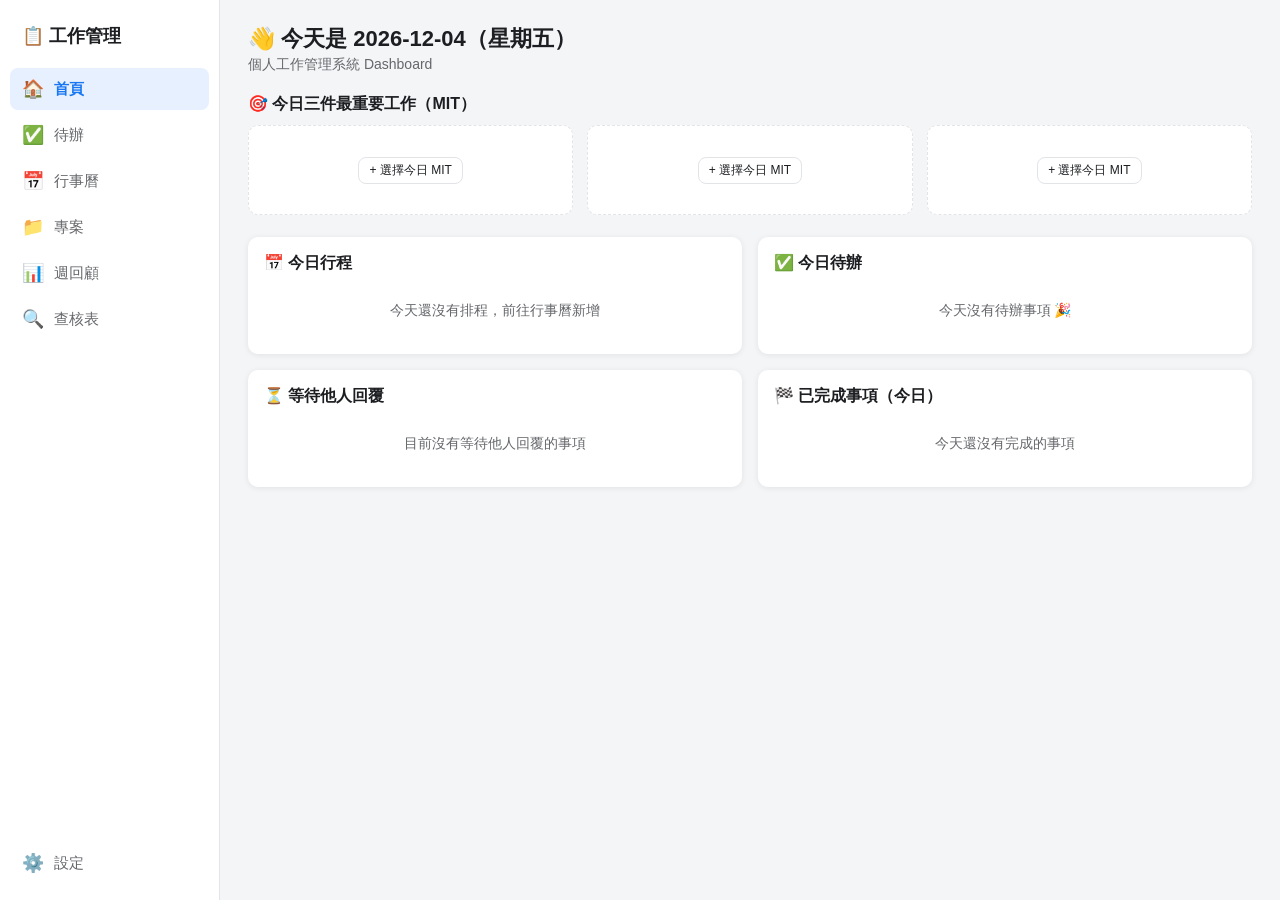
<file: index.html>
<!doctype html>
<html lang="zh-Hant">
<head>
<meta charset="UTF-8">
<meta name="viewport" content="width=device-width, initial-scale=1">
<title>首頁 Dashboard - 個人工作管理系統</title>
<link rel="stylesheet" href="css/style.css">
</head>
<body>
<div id="nav-mount"></div>
<main class="app-main">
  <div class="page-header">
    <div>
      <h1>👋 今天是 <span id="todayDate"></span></h1>
      <div class="page-sub">個人工作管理系統 Dashboard</div>
    </div>
  </div>

  <div class="section-title">🎯 今日三件最重要工作（MIT）</div>
  <div class="card-grid" id="mitList" style="margin-bottom:22px"></div>

  <div class="dash-grid">
    <div class="card">
      <div class="section-title">📅 今日行程</div>
      <div id="todayEvents"></div>
    </div>
    <div class="card">
      <div class="section-title">✅ 今日待辦</div>
      <div id="todayTodos"></div>
    </div>
    <div class="card">
      <div class="section-title">⏳ 等待他人回覆</div>
      <div id="waitingList"></div>
    </div>
    <div class="card">
      <div class="section-title">🏁 已完成事項（今日）</div>
      <div id="completedList"></div>
    </div>
  </div>
</main>
<script src="js/utils.js"></script>
<script src="js/api.js"></script>
<script src="js/nav.js"></script>
<script src="js/reminder.js"></script>
<script src="js/dashboard.js"></script>
</body>
</html>
</file>
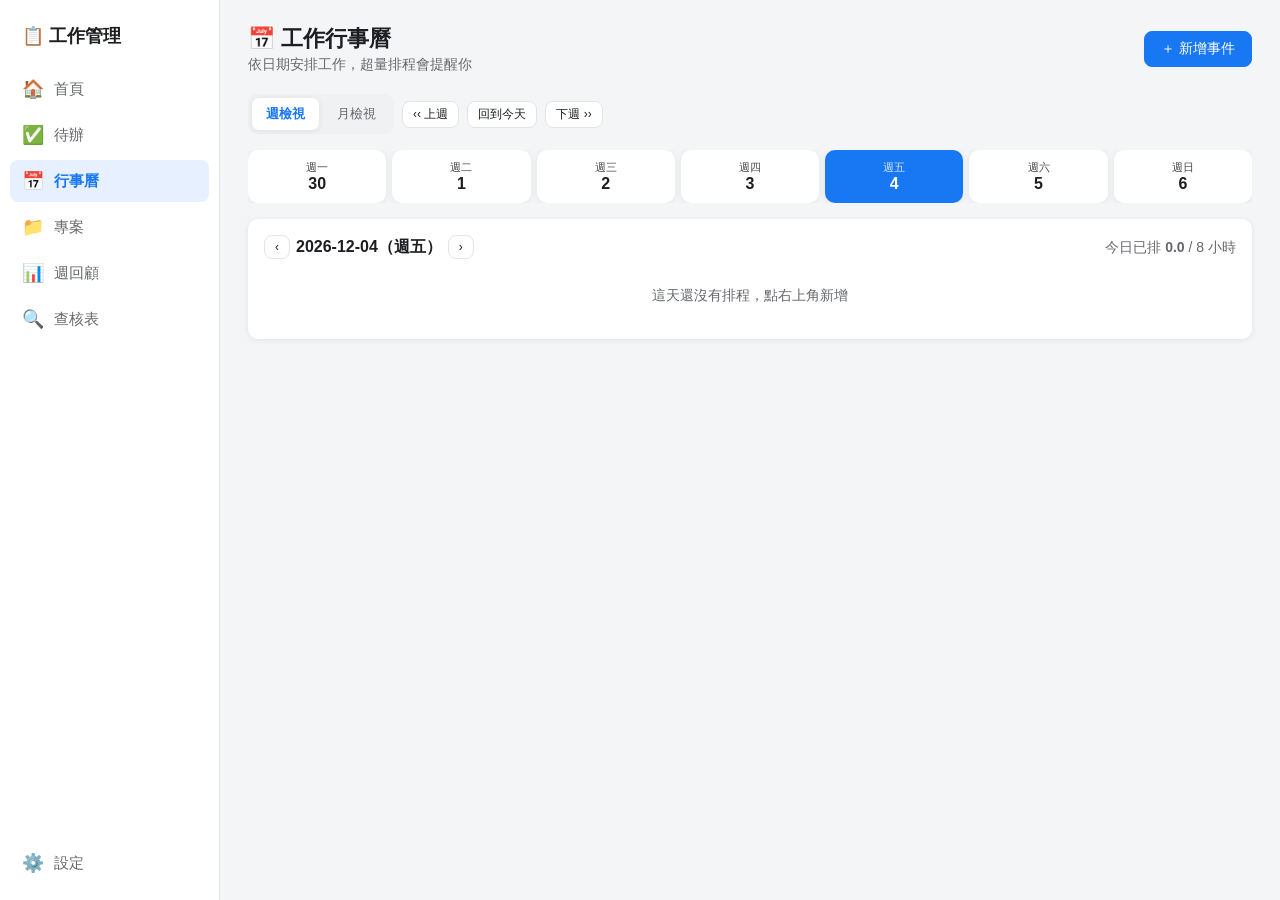
<file: calendar.html>
<!doctype html>
<html lang="zh-Hant">
<head>
<meta charset="UTF-8">
<meta name="viewport" content="width=device-width, initial-scale=1">
<title>工作行事曆 - 個人工作管理系統</title>
<link rel="stylesheet" href="css/style.css">
</head>
<body>
<div id="nav-mount"></div>
<main class="app-main">
  <div class="page-header">
    <div>
      <h1>📅 工作行事曆</h1>
      <div class="page-sub">依日期安排工作，超量排程會提醒你</div>
    </div>
    <button class="btn btn-primary" id="addEventBtn">＋ 新增事件</button>
  </div>

  <div class="filter-bar">
    <div class="tabs" id="calViewTabs">
      <div class="tab active" data-mode="week">週檢視</div>
      <div class="tab" data-mode="month">月檢視</div>
    </div>
    <button class="btn btn-sm" id="prevWeekBtn">‹‹ 上週</button>
    <button class="btn btn-sm hidden" id="prevMonthBtn">‹‹ 上月</button>
    <button class="btn btn-sm" id="todayBtn">回到今天</button>
    <button class="btn btn-sm" id="nextWeekBtn">下週 ››</button>
    <button class="btn btn-sm hidden" id="nextMonthBtn">下月 ››</button>
  </div>
  <div id="weekStrip" class="cal-week-strip"></div>
  <div id="monthGrid" class="cal-month-grid hidden"></div>

  <div class="card">
    <div class="page-header" style="margin-bottom:10px">
      <div class="section-title" style="margin:0">
        <button class="btn btn-sm" id="prevDayBtn">‹</button>
        <span id="selectedDateLabel"></span>
        <button class="btn btn-sm" id="nextDayBtn">›</button>
      </div>
      <div class="page-sub">今日已排 <b id="dayTotalHours"></b> / <span id="dayCapacityHours"></span> 小時</div>
    </div>
    <div id="capacityBanner" class="conflict-banner hidden"></div>
    <div id="eventList"></div>
  </div>
</main>

<div id="eventModal" class="modal-overlay hidden">
  <div class="modal-box">
    <h2 id="modalTitle">新增行事曆事件</h2>
    <div id="conflictWarn" class="conflict-banner hidden"></div>
    <form id="eventForm">
      <div class="form-group">
        <label>標題</label>
        <input id="f_title" required placeholder="例如：採購會議">
      </div>
      <div class="form-row">
        <div class="form-group">
          <label>日期</label>
          <input type="date" id="f_date" required>
        </div>
        <div class="form-group">
          <label>類型</label>
          <select id="f_type"></select>
        </div>
      </div>
      <div class="form-row">
        <div class="form-group">
          <label>開始時間</label>
          <input type="time" id="f_startTime">
        </div>
        <div class="form-group">
          <label>結束時間</label>
          <input type="time" id="f_endTime">
        </div>
      </div>
      <div class="form-group">
        <label>連結工作（選填）</label>
        <select id="f_taskId"></select>
      </div>
      <div class="form-group">
        <label class="checkbox-label"><input type="checkbox" id="f_reminder"> 到時間時提醒我</label>
      </div>
      <div class="form-group hidden" id="reminderMinutesGroup">
        <label>提醒時間</label>
        <select id="f_reminderMinutes"></select>
      </div>
      <div class="form-group">
        <label>備註</label>
        <textarea id="f_note"></textarea>
      </div>
      <div class="modal-actions">
        <button type="button" class="btn" id="cancelBtn">取消</button>
        <button type="submit" class="btn btn-primary">儲存</button>
      </div>
    </form>
  </div>
</div>

<script src="js/utils.js"></script>
<script src="js/api.js"></script>
<script src="js/nav.js"></script>
<script>
  document.addEventListener('DOMContentLoaded', () => {
    document.getElementById('f_type').innerHTML = EVENT_TYPES.map(c => `<option value="${c}">${c}</option>`).join('');
    document.getElementById('f_reminderMinutes').innerHTML = REMINDER_OPTIONS.map(o => `<option value="${o.value}">${o.label}</option>`).join('');
    document.getElementById('f_reminder').addEventListener('change', (e) => {
      document.getElementById('reminderMinutesGroup').classList.toggle('hidden', !e.target.checked);
    });
  });
</script>
<script src="js/reminder.js"></script>
<script src="js/calendar.js"></script>
</body>
</html>
</file>
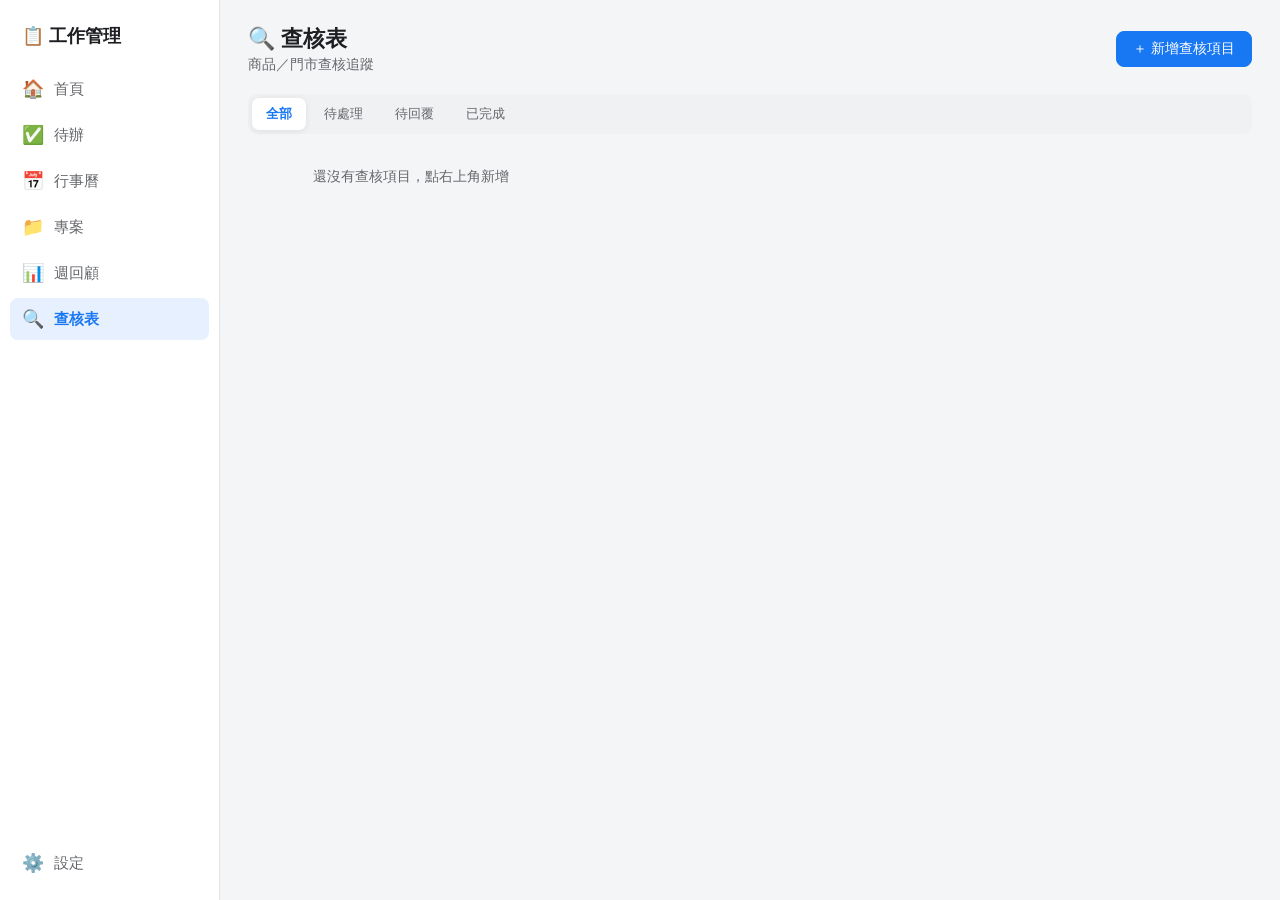
<file: checklist.html>
<!doctype html>
<html lang="zh-Hant">
<head>
<meta charset="UTF-8">
<meta name="viewport" content="width=device-width, initial-scale=1">
<title>查核表 - 個人工作管理系統</title>
<link rel="stylesheet" href="css/style.css">
</head>
<body>
<div id="nav-mount"></div>
<main class="app-main">
  <div class="page-header">
    <div>
      <h1>🔍 查核表</h1>
      <div class="page-sub">商品／門市查核追蹤</div>
    </div>
    <button class="btn btn-primary" id="addBtn">＋ 新增查核項目</button>
  </div>

  <div id="statusTabs" class="tabs" style="margin-bottom:16px"></div>

  <div id="checklistList" class="card-grid"></div>
</main>

<div id="checklistModal" class="modal-overlay hidden">
  <div class="modal-box" style="max-width:640px">
    <h2 id="modalTitle">新增查核項目</h2>
    <form id="checklistForm">
      <div class="form-group">
        <label>商品</label>
        <input id="f_product" required placeholder="例如：即期品促銷組合">
      </div>
      <div class="form-group">
        <label>門市</label>
        <input id="f_store" placeholder="例如：台北忠孝店">
      </div>
      <div class="form-group">
        <label>狀態</label>
        <select id="f_status"></select>
      </div>
      <div class="form-group">
        <label>備註</label>
        <textarea id="f_note" rows="10" style="min-height:220px"></textarea>
      </div>
      <div class="form-group">
        <label>照片（選填）</label>
        <input type="file" id="f_photo" accept="image/*">
        <img id="photoPreview" class="hidden" style="margin-top:8px;max-width:100%;max-height:220px;border-radius:8px;display:block">
      </div>
      <div class="modal-actions">
        <button type="button" class="btn" id="cancelBtn">取消</button>
        <button type="submit" class="btn btn-primary">儲存</button>
      </div>
    </form>
  </div>
</div>

<script src="js/utils.js"></script>
<script src="js/api.js"></script>
<script src="js/nav.js"></script>
<script src="js/reminder.js"></script>
<script src="js/checklist.js"></script>
</body>
</html>
</file>
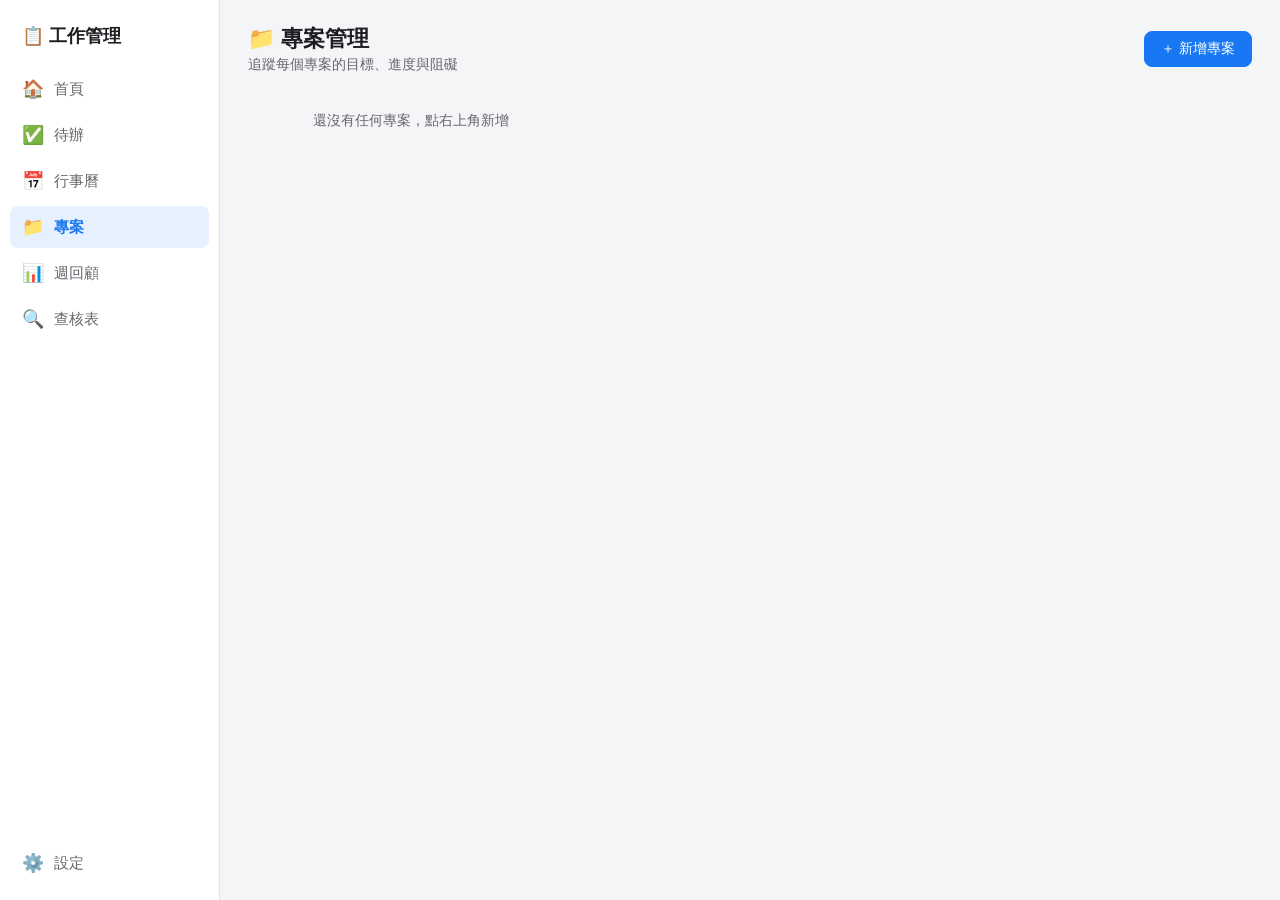
<file: projects.html>
<!doctype html>
<html lang="zh-Hant">
<head>
<meta charset="UTF-8">
<meta name="viewport" content="width=device-width, initial-scale=1">
<title>專案管理 - 個人工作管理系統</title>
<link rel="stylesheet" href="css/style.css">
</head>
<body>
<div id="nav-mount"></div>
<main class="app-main">
  <div class="page-header">
    <div>
      <h1>📁 專案管理</h1>
      <div class="page-sub">追蹤每個專案的目標、進度與阻礙</div>
    </div>
    <button class="btn btn-primary" id="addBtn">＋ 新增專案</button>
  </div>

  <div id="projectList" class="card-grid"></div>
</main>

<div id="projectModal" class="modal-overlay hidden">
  <div class="modal-box" style="max-width:560px">
    <h2 id="modalTitle">新增專案</h2>
    <form id="projectForm">
      <div class="form-group">
        <label>專案名稱</label>
        <input id="f_name" required placeholder="例如：採購系統導入">
      </div>
      <div class="form-row">
        <div class="form-group">
          <label>分類</label>
          <select id="f_category"></select>
        </div>
        <div class="form-group">
          <label>負責人</label>
          <input id="f_owner">
        </div>
      </div>
      <div class="form-group">
        <label>目標</label>
        <textarea id="f_goal"></textarea>
      </div>
      <div class="form-row">
        <div class="form-group">
          <label>開始日期</label>
          <input type="date" id="f_startDate">
        </div>
        <div class="form-group">
          <label>預計完成日期</label>
          <input type="date" id="f_dueDate">
        </div>
      </div>
      <div class="form-group">
        <label>狀態</label>
        <select id="f_status">
          <option>未開始</option><option>進行中</option><option>暫停</option><option>已完成</option>
        </select>
      </div>
      <div class="form-group">
        <label>阻礙事項</label>
        <textarea id="f_blockers"></textarea>
      </div>
      <div class="form-group">
        <label>下一步行動</label>
        <textarea id="f_nextAction"></textarea>
      </div>
      <div class="form-group">
        <label class="checkbox-label"><input type="checkbox" id="f_useManualProgress"> 手動指定進度（否則自動用關聯待辦完成比例計算）</label>
      </div>
      <div class="form-group hidden" id="progressOverrideGroup">
        <label>手動進度（%）</label>
        <input type="number" id="f_progressOverride" min="0" max="100">
      </div>
      <div class="modal-actions">
        <button type="button" class="btn" id="cancelBtn">取消</button>
        <button type="submit" class="btn btn-primary">儲存</button>
      </div>
    </form>
  </div>
</div>

<script src="js/utils.js"></script>
<script src="js/api.js"></script>
<script src="js/nav.js"></script>
<script src="js/reminder.js"></script>
<script src="js/projects.js"></script>
</body>
</html>
</file>
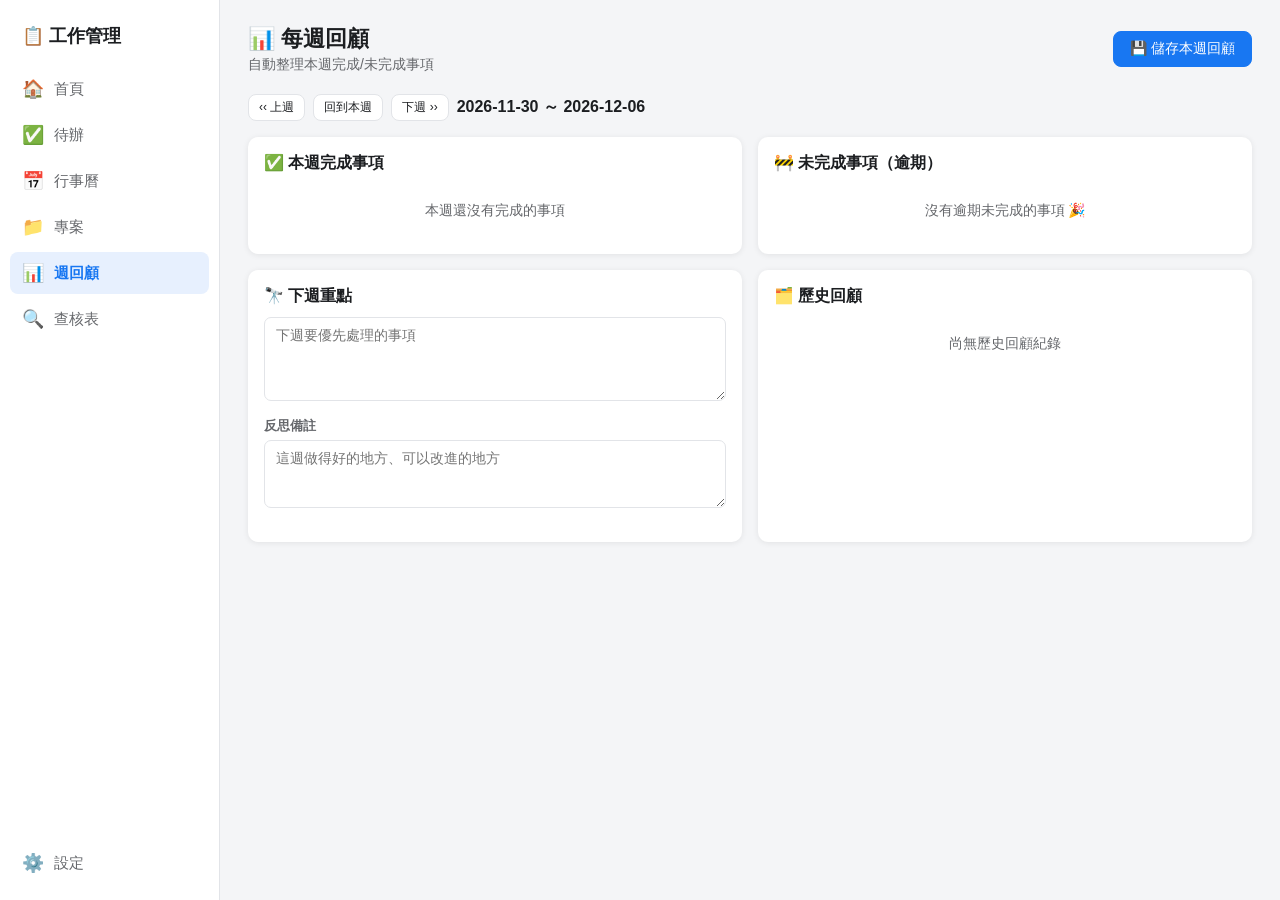
<file: review.html>
<!doctype html>
<html lang="zh-Hant">
<head>
<meta charset="UTF-8">
<meta name="viewport" content="width=device-width, initial-scale=1">
<title>每週回顧 - 個人工作管理系統</title>
<link rel="stylesheet" href="css/style.css">
</head>
<body>
<div id="nav-mount"></div>
<main class="app-main">
  <div class="page-header">
    <div>
      <h1>📊 每週回顧</h1>
      <div class="page-sub">自動整理本週完成/未完成事項</div>
    </div>
    <button class="btn btn-primary" id="saveReviewBtn">💾 儲存本週回顧</button>
  </div>

  <div class="filter-bar">
    <button class="btn btn-sm" id="prevWeekBtn">‹‹ 上週</button>
    <button class="btn btn-sm" id="thisWeekBtn">回到本週</button>
    <button class="btn btn-sm" id="nextWeekBtn">下週 ››</button>
    <span style="font-weight:bold" id="weekLabel"></span>
  </div>

  <div class="dash-grid">
    <div class="card">
      <div class="section-title">✅ 本週完成事項</div>
      <div id="completedSection"></div>
    </div>
    <div class="card">
      <div class="section-title">🚧 未完成事項（逾期）</div>
      <div id="incompleteSection"></div>
    </div>
    <div class="card dash-full">
      <div class="section-title">🔭 下週重點</div>
      <div id="suggestionList" style="font-size:12px;color:var(--text-dim);margin-bottom:8px"></div>
      <textarea id="nextFocusField" rows="4" placeholder="下週要優先處理的事項"></textarea>
      <div class="form-group" style="margin-top:12px">
        <label>反思備註</label>
        <textarea id="notesField" rows="3" placeholder="這週做得好的地方、可以改進的地方"></textarea>
      </div>
    </div>
    <div class="card dash-full">
      <div class="section-title">🗂️ 歷史回顧</div>
      <div id="historyList"></div>
    </div>
  </div>
</main>
<script src="js/utils.js"></script>
<script src="js/api.js"></script>
<script src="js/nav.js"></script>
<script src="js/reminder.js"></script>
<script src="js/review.js"></script>
</body>
</html>
</file>
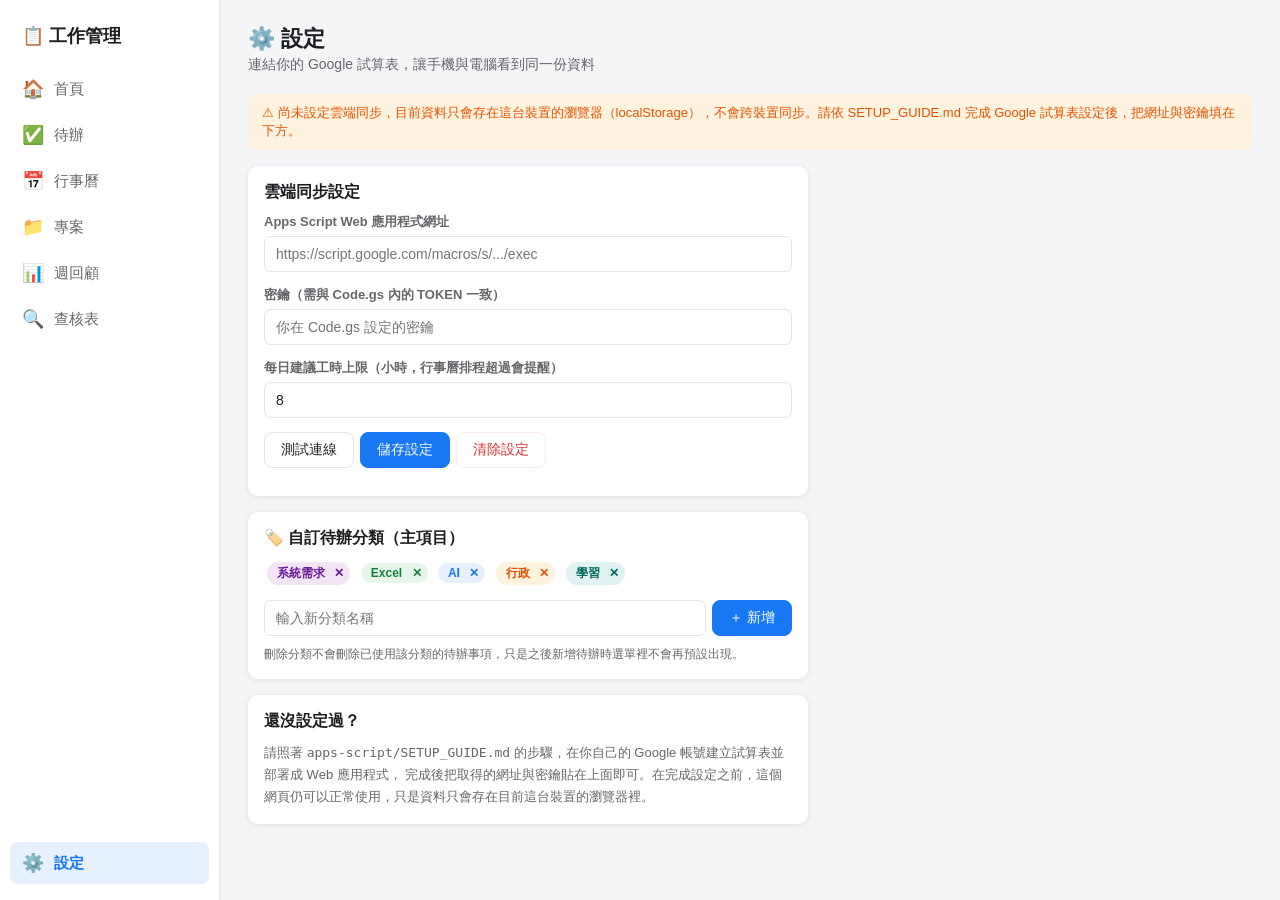
<file: settings.html>
<!doctype html>
<html lang="zh-Hant">
<head>
<meta charset="UTF-8">
<meta name="viewport" content="width=device-width, initial-scale=1">
<title>設定 - 個人工作管理系統</title>
<link rel="stylesheet" href="css/style.css">
</head>
<body>
<div id="nav-mount"></div>
<main class="app-main">
  <div class="page-header">
    <div>
      <h1>⚙️ 設定</h1>
      <div class="page-sub">連結你的 Google 試算表，讓手機與電腦看到同一份資料</div>
    </div>
  </div>

  <div id="statusBanner" class="notice-banner"></div>

  <div class="card" style="max-width:560px">
    <div class="section-title">雲端同步設定</div>
    <div class="form-group">
      <label>Apps Script Web 應用程式網址</label>
      <input id="webAppUrl" placeholder="https://script.google.com/macros/s/.../exec">
    </div>
    <div class="form-group">
      <label>密鑰（需與 Code.gs 內的 TOKEN 一致）</label>
      <input id="token" placeholder="你在 Code.gs 設定的密鑰">
    </div>
    <div class="form-group">
      <label>每日建議工時上限（小時，行事曆排程超過會提醒）</label>
      <input id="capacity" type="number" min="1" max="24" step="0.5">
    </div>
    <div class="item-actions">
      <button class="btn" id="testBtn">測試連線</button>
      <button class="btn btn-primary" id="saveBtn">儲存設定</button>
      <button class="btn btn-danger" id="clearBtn">清除設定</button>
    </div>
    <div id="testResult" style="margin-top:12px;font-size:13px;color:var(--text-dim)"></div>
  </div>

  <div class="card" style="max-width:560px;margin-top:16px">
    <div class="section-title">🏷️ 自訂待辦分類（主項目）</div>
    <div id="categoryManagerList" style="margin-bottom:12px"></div>
    <div class="item-actions">
      <input id="newCategoryInput" placeholder="輸入新分類名稱" style="width:auto;flex:1">
      <button class="btn btn-primary" id="addCategoryBtn">＋ 新增</button>
    </div>
    <p style="font-size:12px;color:var(--text-dim);margin:10px 0 0">
      刪除分類不會刪除已使用該分類的待辦事項，只是之後新增待辦時選單裡不會再預設出現。
    </p>
  </div>

  <div class="card" style="max-width:560px;margin-top:16px">
    <div class="section-title">還沒設定過？</div>
    <p style="font-size:13px;color:var(--text-dim);line-height:1.7;margin:0">
      請照著 <code>apps-script/SETUP_GUIDE.md</code> 的步驟，在你自己的 Google 帳號建立試算表並部署成 Web 應用程式，
      完成後把取得的網址與密鑰貼在上面即可。在完成設定之前，這個網頁仍可以正常使用，只是資料只會存在目前這台裝置的瀏覽器裡。
    </p>
  </div>
</main>
<script src="js/utils.js"></script>
<script src="js/api.js"></script>
<script src="js/nav.js"></script>
<script src="js/reminder.js"></script>
<script src="js/settings.js"></script>
</body>
</html>
</file>
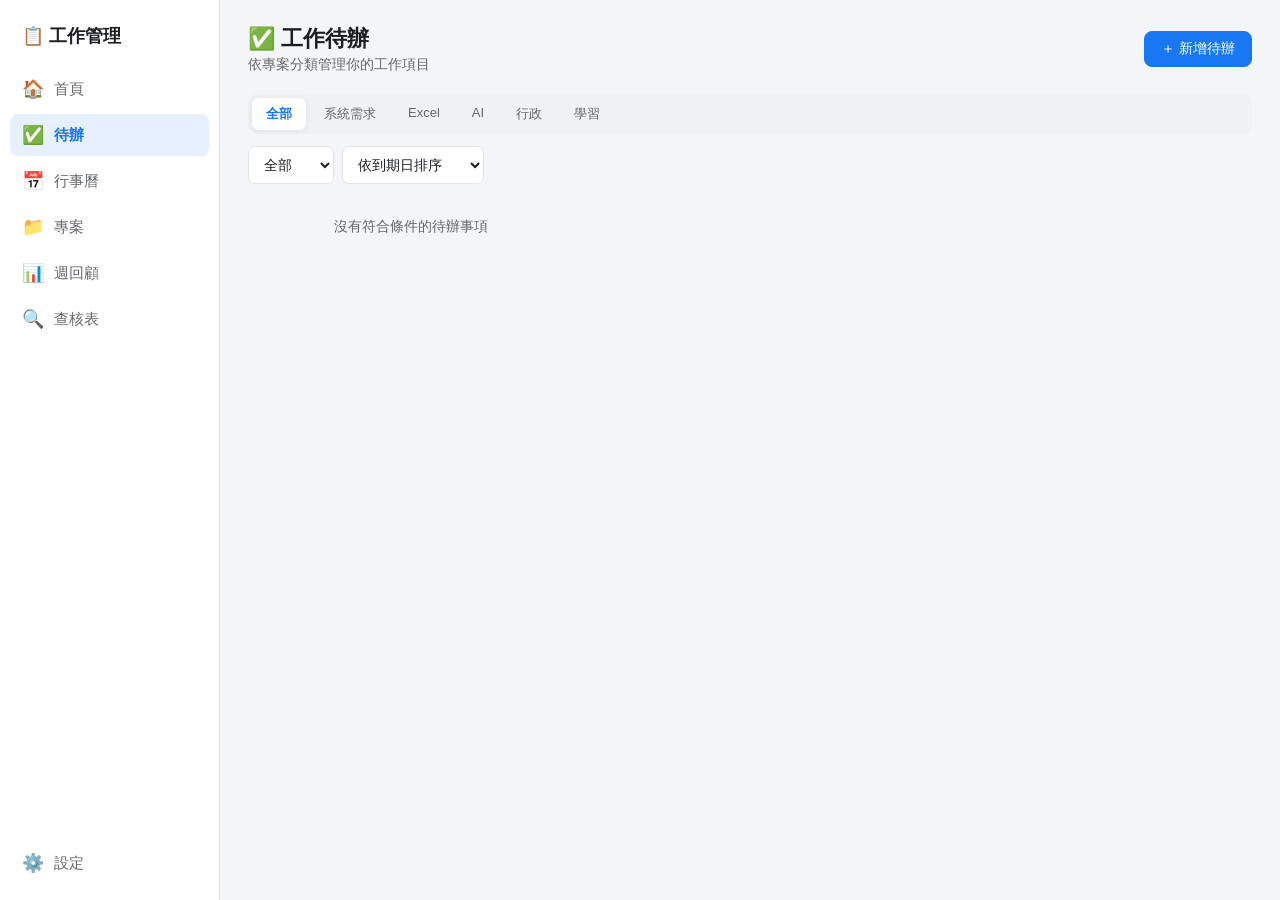
<file: todo.html>
<!doctype html>
<html lang="zh-Hant">
<head>
<meta charset="UTF-8">
<meta name="viewport" content="width=device-width, initial-scale=1">
<title>工作待辦 - 個人工作管理系統</title>
<link rel="stylesheet" href="css/style.css">
</head>
<body>
<div id="nav-mount"></div>
<main class="app-main">
  <div class="page-header">
    <div>
      <h1>✅ 工作待辦</h1>
      <div class="page-sub">依專案分類管理你的工作項目</div>
    </div>
    <button class="btn btn-primary" id="addBtn">＋ 新增待辦</button>
  </div>

  <div id="categoryTabs" class="tabs" style="margin-bottom:12px"></div>
  <div class="filter-bar">
    <select id="statusFilter" style="width:auto"></select>
    <select id="sortSelect" style="width:auto">
      <option value="dueDate">依到期日排序</option>
      <option value="priority">依優先級排序</option>
      <option value="createdAt">依建立時間排序</option>
    </select>
  </div>

  <div id="todoList" class="card-grid"></div>
</main>

<div id="todoModal" class="modal-overlay hidden">
  <div class="modal-box">
    <h2 id="modalTitle">新增待辦事項</h2>
    <form id="todoForm">
      <div class="form-group">
        <label>標題</label>
        <input id="f_title" required placeholder="例如：整理採購對帳單">
      </div>
      <div class="form-row">
        <div class="form-group">
          <label>分類</label>
          <select id="f_category"></select>
        </div>
        <div class="form-group">
          <label>所屬專案（選填）</label>
          <select id="f_projectId"></select>
        </div>
      </div>
      <div class="form-row">
        <div class="form-group">
          <label>優先級</label>
          <select id="f_priority"></select>
        </div>
        <div class="form-group">
          <label>狀態</label>
          <select id="f_status"></select>
        </div>
      </div>
      <div class="form-row">
        <div class="form-group">
          <label>預計完成日</label>
          <input type="date" id="f_dueDate">
        </div>
        <div class="form-group">
          <label>預估工時（小時）</label>
          <input type="number" id="f_estimatedHours" step="0.5" min="0">
        </div>
      </div>
      <div class="form-group hidden" id="waitingGroup">
        <label>等待對象／事由</label>
        <input id="f_waitingOn" placeholder="例如：等王經理回覆">
      </div>
      <div class="form-group">
        <label>備註</label>
        <textarea id="f_note"></textarea>
      </div>
      <div class="modal-actions">
        <button type="button" class="btn" id="cancelBtn">取消</button>
        <button type="submit" class="btn btn-primary">儲存</button>
      </div>
    </form>
  </div>
</div>

<script src="js/utils.js"></script>
<script src="js/api.js"></script>
<script src="js/nav.js"></script>
<script>
  document.addEventListener('DOMContentLoaded', () => {
    document.getElementById('f_priority').innerHTML = PRIORITIES.map(c => `<option value="${c}">${c}</option>`).join('');
    document.getElementById('f_status').innerHTML = STATUSES.map(c => `<option value="${c}">${c}</option>`).join('');
  });
</script>
<script src="js/reminder.js"></script>
<script src="js/todo.js"></script>
</body>
</html>
</file>
<file: css/style.css>
/* ===== 個人工作管理系統 - 共用樣式 ===== */
:root {
  --blue: #1877f2;
  --blue-light: #e7f0fe;
  --green: #1a7f3c;
  --green-light: #e6f6ea;
  --red: #d32f2f;
  --red-light: #fdecea;
  --orange: #e65100;
  --orange-light: #fff3e0;
  --purple: #6a1b9a;
  --purple-light: #f3e5f5;
  --teal: #00695c;
  --teal-light: #e0f2f1;
  --gray: #616161;
  --gray-light: #f0f1f3;
  --bg: #f4f5f7;
  --card-bg: #ffffff;
  --border: #e2e4e8;
  --text: #1c1e21;
  --text-dim: #65676b;
  --nav-w: 220px;
  --radius: 10px;
  --shadow: 0 1px 6px rgba(0, 0, 0, .08);
}

* { box-sizing: border-box; }

body {
  margin: 0;
  font-family: 'Microsoft JhengHei', 'Segoe UI', sans-serif;
  background: var(--bg);
  color: var(--text);
}

a { text-decoration: none; color: inherit; }

/* ---------- 導覽列 ---------- */
.app-nav {
  position: fixed;
  top: 0; left: 0; bottom: 0;
  width: var(--nav-w);
  background: var(--card-bg);
  border-right: 1px solid var(--border);
  display: flex;
  flex-direction: column;
  padding: 16px 10px;
  z-index: 100;
}
.app-nav-brand {
  font-weight: bold;
  font-size: 18px;
  padding: 8px 12px 20px;
}
.app-nav-items { display: flex; flex-direction: column; gap: 4px; flex: 1; }
.nav-item {
  display: flex;
  align-items: center;
  gap: 10px;
  padding: 10px 12px;
  border-radius: 8px;
  color: var(--text-dim);
  font-size: 15px;
  transition: background .15s;
}
.nav-item:hover { background: var(--gray-light); }
.nav-item.active { background: var(--blue-light); color: var(--blue); font-weight: bold; }
.nav-icon { font-size: 18px; }

.app-main {
  margin-left: var(--nav-w);
  padding: 24px 28px 40px;
  min-height: 100vh;
}

/* ---------- 版面元件 ---------- */
.page-header { display: flex; align-items: center; justify-content: space-between; flex-wrap: wrap; gap: 12px; margin-bottom: 20px; }
.page-header h1 { margin: 0; font-size: 22px; }
.page-sub { color: var(--text-dim); font-size: 14px; margin-top: 2px; }

.section-title { font-size: 16px; font-weight: bold; margin: 0 0 10px; display: flex; align-items: center; gap: 6px; }

.card {
  background: var(--card-bg);
  border-radius: var(--radius);
  box-shadow: var(--shadow);
  padding: 16px;
}
.card-grid { display: grid; grid-template-columns: repeat(auto-fill, minmax(280px, 1fr)); gap: 14px; }
.dash-grid { display: grid; grid-template-columns: repeat(2, 1fr); gap: 16px; }
.dash-grid .card { grid-column: span 1; }
.dash-full { grid-column: 1 / -1; }

.empty-state { color: var(--text-dim); font-size: 14px; padding: 18px 4px; text-align: center; }

/* ---------- 徽章 ---------- */
.badge { display: inline-block; padding: 3px 10px; border-radius: 999px; font-size: 12px; font-weight: bold; white-space: nowrap; }
.badge-red { background: var(--red-light); color: var(--red); }
.badge-orange { background: var(--orange-light); color: var(--orange); }
.badge-green { background: var(--green-light); color: var(--green); }
.badge-blue { background: var(--blue-light); color: var(--blue); }
.badge-purple { background: var(--purple-light); color: var(--purple); }
.badge-teal { background: var(--teal-light); color: var(--teal); }
.badge-gray { background: var(--gray-light); color: var(--gray); }

/* ---------- 按鈕 ---------- */
.btn {
  display: inline-flex; align-items: center; gap: 6px;
  padding: 8px 16px; border-radius: 8px; border: 1px solid var(--border);
  background: #fff; color: var(--text); font-size: 14px; cursor: pointer; font-family: inherit;
}
.btn:hover { background: var(--gray-light); }
.btn-primary { background: var(--blue); border-color: var(--blue); color: #fff; }
.btn-primary:hover { background: #1662d1; }
.btn-danger { color: var(--red); border-color: var(--red-light); }
.btn-danger:hover { background: var(--red-light); }
.btn-sm { padding: 4px 10px; font-size: 12px; }
.btn-icon { padding: 6px 10px; }

/* ---------- 表單 ---------- */
.form-group { margin-bottom: 14px; }
.form-group label { display: block; font-size: 13px; font-weight: bold; margin-bottom: 5px; color: var(--text-dim); }
.form-row { display: grid; grid-template-columns: repeat(2, 1fr); gap: 12px; }
input, select, textarea {
  width: 100%; padding: 9px 11px; border: 1px solid var(--border); border-radius: 7px;
  font-size: 14px; font-family: inherit; background: #fff; color: var(--text);
}
input:focus, select:focus, textarea:focus { outline: 2px solid var(--blue-light); border-color: var(--blue); }
textarea { resize: vertical; min-height: 60px; }
label.checkbox-label { display: flex; align-items: center; gap: 8px; font-weight: normal; color: var(--text); }
label.checkbox-label input { width: auto; }

/* ---------- 篩選列 / Tabs ---------- */
.filter-bar { display: flex; gap: 8px; flex-wrap: wrap; margin-bottom: 16px; align-items: center; }
.tabs { display: flex; gap: 4px; flex-wrap: wrap; background: var(--gray-light); padding: 4px; border-radius: 9px; }
.tab { padding: 7px 14px; border-radius: 7px; font-size: 13px; cursor: pointer; color: var(--text-dim); }
.tab.active { background: #fff; color: var(--blue); font-weight: bold; box-shadow: var(--shadow); }

/* ---------- 卡片列表項（待辦/專案共用） ---------- */
.item-card { display: flex; flex-direction: column; gap: 8px; }
.item-card-top { display: flex; justify-content: space-between; align-items: flex-start; gap: 8px; }
.item-title { font-weight: bold; font-size: 15px; }
.item-title.done { text-decoration: line-through; color: var(--text-dim); }
.item-meta { display: flex; gap: 6px; flex-wrap: wrap; font-size: 12px; color: var(--text-dim); }
.item-actions { display: flex; gap: 6px; margin-top: 4px; }
.checkbox-round { width: 20px; height: 20px; border-radius: 50%; border: 2px solid var(--border); cursor: pointer; flex-shrink: 0; display: inline-flex; align-items: center; justify-content: center; background: #fff; }
.checkbox-round.checked { background: var(--green); border-color: var(--green); color: #fff; font-size: 12px; }

/* ---------- 進度條 ---------- */
.progress-bar { height: 8px; border-radius: 4px; background: var(--gray-light); overflow: hidden; }
.progress-bar-fill { height: 100%; background: var(--blue); }

/* ---------- 統計 chip ---------- */
.stat-chips { display: flex; gap: 10px; flex-wrap: wrap; margin-bottom: 18px; }
.stat-chip { background: #fff; border-radius: var(--radius); box-shadow: var(--shadow); padding: 12px 18px; min-width: 110px; }
.stat-chip .num { font-size: 22px; font-weight: bold; }
.stat-chip .label { font-size: 12px; color: var(--text-dim); }

/* ---------- Modal ---------- */
.modal-overlay { position: fixed; inset: 0; background: rgba(0,0,0,.4); display: flex; align-items: center; justify-content: center; z-index: 1000; padding: 16px; }
.modal-box { background: #fff; border-radius: var(--radius); padding: 22px; width: 100%; max-width: 480px; max-height: 90vh; overflow-y: auto; }
.modal-box h2 { margin: 0 0 16px; font-size: 18px; }
.modal-actions { display: flex; justify-content: flex-end; gap: 8px; margin-top: 18px; }
.hidden { display: none !important; }

/* ---------- Toast ---------- */
.workos-toast {
  position: fixed; left: 50%; bottom: 90px; transform: translate(-50%, 20px);
  background: #323232; color: #fff; padding: 10px 18px; border-radius: 8px; font-size: 13px;
  opacity: 0; pointer-events: none; transition: all .2s; z-index: 2000; max-width: 90vw;
}
.workos-toast.show { opacity: 1; transform: translate(-50%, 0); }
.workos-toast.error { background: var(--red); }

/* ---------- 條列表格（週回顧工時分析） ---------- */
.simple-table { width: 100%; border-collapse: collapse; font-size: 13px; }
.simple-table th, .simple-table td { text-align: left; padding: 8px 10px; border-bottom: 1px solid var(--border); }
.bar-row { display: flex; align-items: center; gap: 8px; margin-bottom: 8px; }
.bar-row .bar-label { width: 70px; font-size: 12px; color: var(--text-dim); flex-shrink: 0; }
.bar-row .bar-track { flex: 1; background: var(--gray-light); border-radius: 4px; height: 14px; overflow: hidden; }
.bar-row .bar-fill { height: 100%; background: var(--blue); }
.bar-row .bar-val { width: 46px; text-align: right; font-size: 12px; color: var(--text-dim); flex-shrink: 0; }

/* ---------- 行事曆 ---------- */
.cal-week-strip { display: flex; gap: 6px; overflow-x: auto; margin-bottom: 16px; }
.cal-day-btn { flex: 1; min-width: 60px; text-align: center; padding: 10px 6px; border-radius: 10px; background: #fff; box-shadow: var(--shadow); cursor: pointer; }
.cal-day-btn.active { background: var(--blue); color: #fff; }
.cal-day-btn .dow { font-size: 11px; opacity: .8; }
.cal-day-btn .dom { font-size: 16px; font-weight: bold; }
.cal-event-row { display: flex; gap: 10px; align-items: flex-start; padding: 10px 0; border-bottom: 1px solid var(--border); }
.cal-event-time { width: 92px; font-size: 13px; color: var(--text-dim); flex-shrink: 0; }
.conflict-banner { background: var(--red-light); color: var(--red); padding: 10px 14px; border-radius: 8px; font-size: 13px; margin-bottom: 12px; }

/* ---------- 行事曆月檢視 ---------- */
.cal-month-grid { display: grid; grid-template-columns: repeat(7, 1fr); gap: 6px; margin-bottom: 16px; }
.cal-month-dow { text-align: center; font-size: 12px; color: var(--text-dim); padding-bottom: 4px; }
.cal-month-cell {
  background: #fff; border-radius: 8px; box-shadow: var(--shadow); min-height: 64px;
  padding: 6px 8px; cursor: pointer; display: flex; flex-direction: column; gap: 4px;
}
.cal-month-cell.other-month { opacity: .4; }
.cal-month-cell.is-today { border: 2px solid var(--blue); }
.cal-month-cell.is-selected { background: var(--blue-light); }
.cal-month-cell .dom { font-size: 13px; font-weight: bold; }
.cal-month-cell .dots { display: flex; gap: 3px; flex-wrap: wrap; }
.cal-month-cell .dot { width: 6px; height: 6px; border-radius: 50%; background: var(--blue); }
.cal-month-cell .dot.conflict { background: var(--red); }
.cal-month-cell .more { font-size: 10px; color: var(--text-dim); }

/* ---------- 行事曆提醒彈出卡片 ---------- */
#reminder-container {
  position: fixed; bottom: 84px; right: 20px; z-index: 3000;
  display: flex; flex-direction: column; gap: 10px; max-width: 300px;
}
.reminder-popup {
  background: #fff; border-radius: var(--radius); box-shadow: 0 4px 16px rgba(0, 0, 0, .18);
  padding: 14px 30px 14px 16px; position: relative; animation: reminder-in .2s ease-out;
}
.reminder-popup-title { font-weight: bold; margin-bottom: 4px; }
.reminder-popup-body { font-size: 13px; color: var(--text-dim); }
.reminder-popup-close {
  position: absolute; top: 8px; right: 10px; background: none; border: none; cursor: pointer;
  font-size: 13px; color: var(--text-dim);
}
@keyframes reminder-in { from { opacity: 0; transform: translateY(10px); } to { opacity: 1; transform: translateY(0); } }

/* ---------- 通知橫幅 ---------- */
.notice-banner { background: var(--orange-light); color: var(--orange); padding: 10px 14px; border-radius: 8px; font-size: 13px; margin-bottom: 16px; display: flex; justify-content: space-between; align-items: center; gap: 10px; flex-wrap: wrap; }

/* ================= RWD ================= */

/* 平板：側邊欄縮成只有圖示 */
@media (max-width: 1023px) and (min-width: 768px) {
  :root { --nav-w: 68px; }
  .app-nav-brand, .nav-label { display: none; }
  .nav-item { justify-content: center; }
  .dash-grid { grid-template-columns: 1fr; }
}

/* 手機：底部導覽列 */
@media (max-width: 767px) {
  .app-nav {
    top: auto; left: 0; right: 0; bottom: 0; width: 100%; height: 64px;
    flex-direction: row; align-items: center; padding: 6px 4px; border-right: none; border-top: 1px solid var(--border);
  }
  .app-nav-brand { display: none; }
  .app-nav-items { flex-direction: row; flex: 1; justify-content: space-around; }
  .nav-item { flex-direction: column; gap: 2px; padding: 6px 4px; font-size: 10px; flex: 1; }
  .nav-icon { font-size: 20px; }
  .nav-settings { flex-direction: column; gap: 2px; padding: 6px 4px; font-size: 10px; flex: 1; }

  .app-main { margin-left: 0; padding: 16px 14px 84px; }
  .form-row { grid-template-columns: 1fr; }
  .dash-grid { grid-template-columns: 1fr; }
  .card-grid { grid-template-columns: 1fr; }
  .page-header h1 { font-size: 19px; }
  .modal-box { padding: 16px; }
  .cal-month-grid { gap: 3px; }
  .cal-month-cell { min-height: 40px; padding: 4px; }
  .cal-month-cell .dom { font-size: 11px; }
}
</file>
